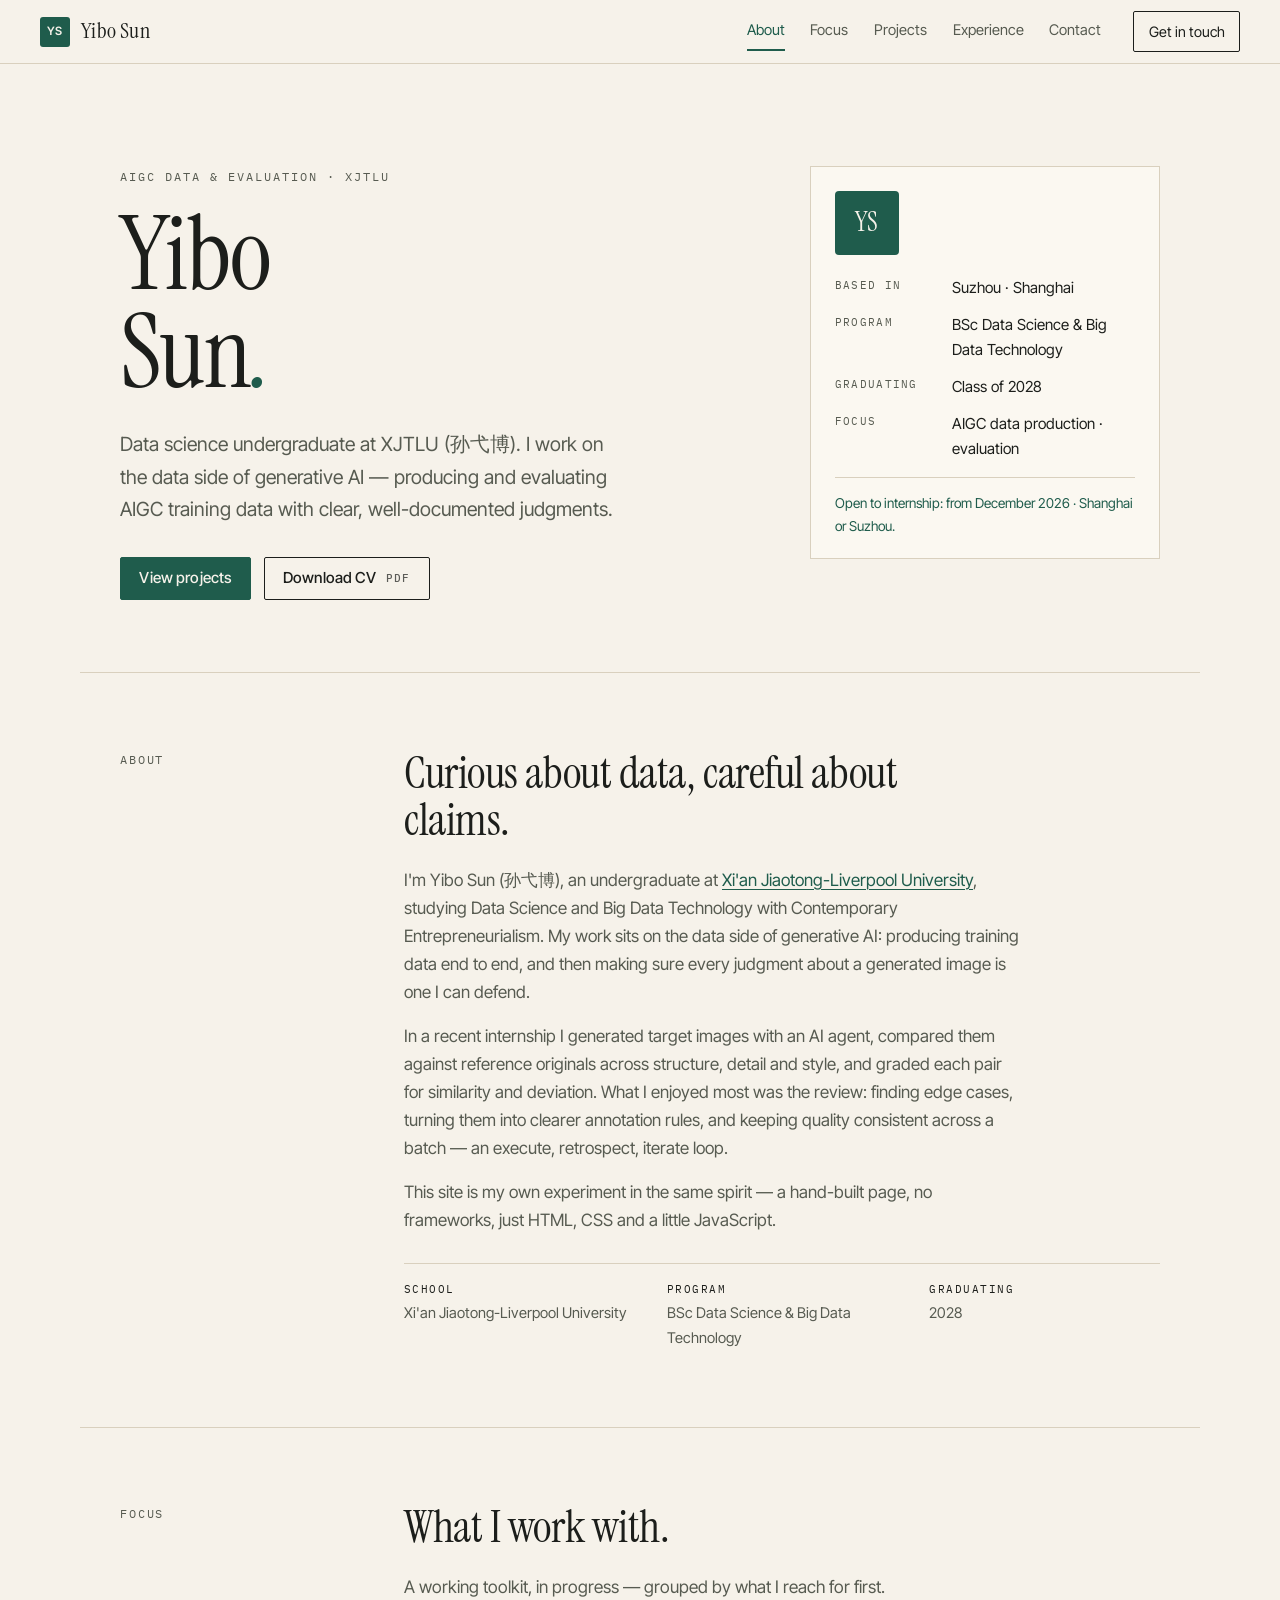
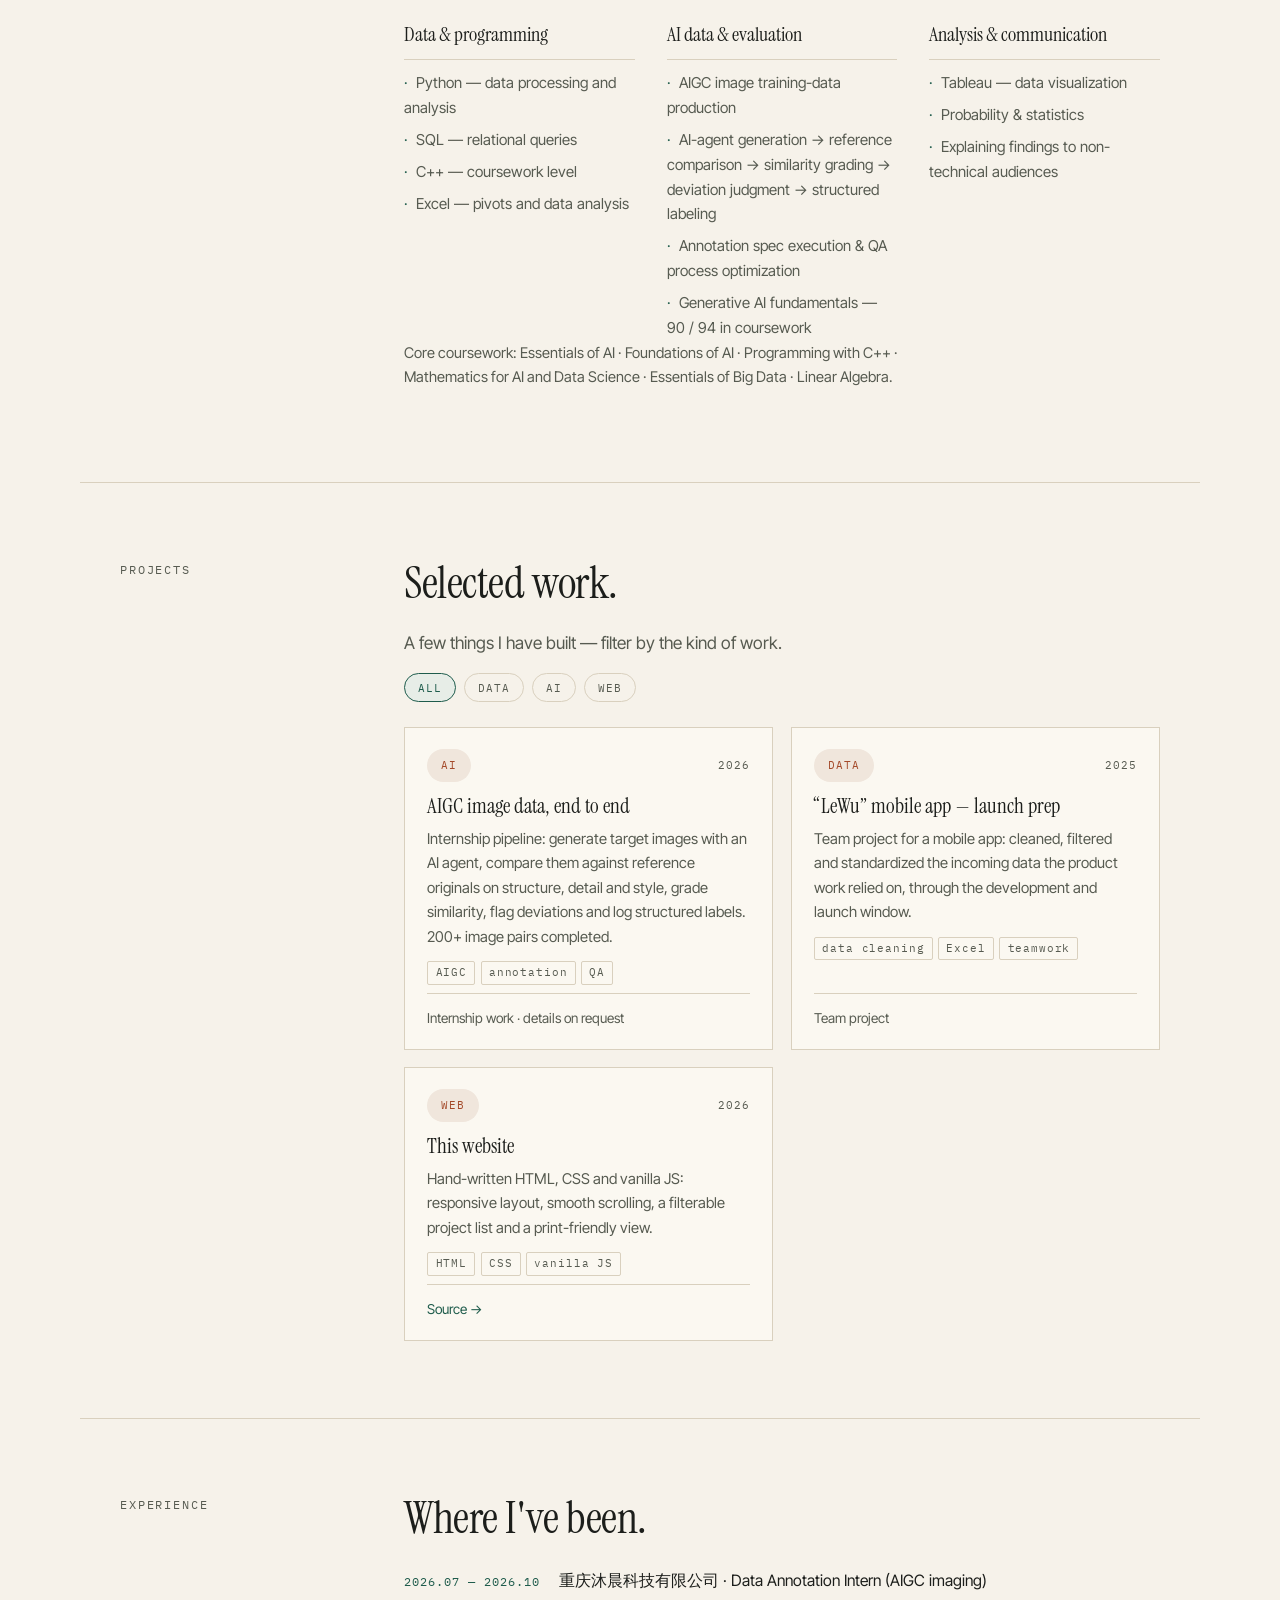
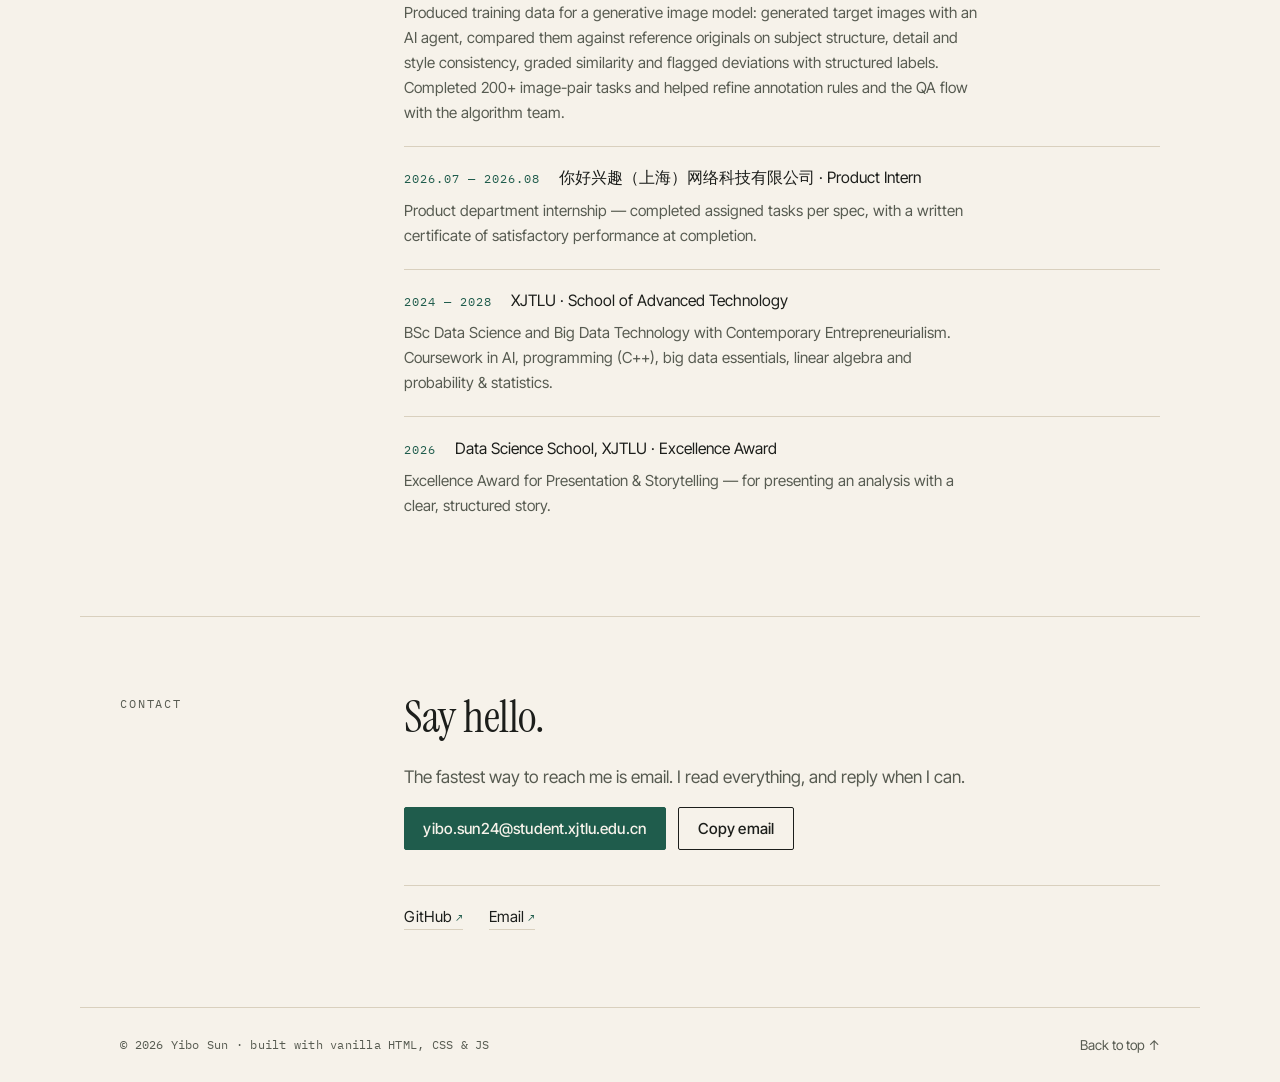
<file: index.html>
<!doctype html>
<html lang="en">
<head>
  <meta charset="utf-8" />
  <meta name="viewport" content="width=device-width, initial-scale=1" />
  <meta name="theme-color" content="#F6F2EA" />
  <title>Yibo Sun — AI Data &amp; Evaluation · XJTLU</title>
  <meta name="description" content="Yibo Sun (孙弋博) — data science undergraduate at XJTLU working on the data side of generative AI: AIGC training-data production and evaluation." />
  <meta property="og:title" content="Yibo Sun — AI Data &amp; Evaluation · XJTLU" />
  <meta property="og:description" content="Data science undergraduate at XJTLU, Class of 2028. AIGC training-data production, evaluation and clear, well-documented judgments." />
  <meta property="og:type" content="website" />

  <link rel="preconnect" href="https://fonts.googleapis.com" />
  <link rel="preconnect" href="https://fonts.gstatic.com" crossorigin />
  <link rel="stylesheet" href="https://fonts.googleapis.com/css2?family=IBM+Plex+Mono:wght@400;500&family=Instrument+Serif:ital@0;1&family=Inter+Tight:wght@400;500;600&display=swap" />
  <link rel="stylesheet" href="style.css" />
</head>
<body>
  <a class="skip-link" href="#main">Skip to content</a>

  <header class="site-head" id="top">
    <a class="brand" href="#top"><span class="brand-mark">YS</span>Yibo Sun</a>
    <nav class="site-nav" aria-label="Primary">
      <a href="#about">About</a>
      <a href="#focus">Focus</a>
      <a href="#projects">Projects</a>
      <a href="#experience">Experience</a>
      <a href="#contact">Contact</a>
    </nav>
    <a class="head-cta" href="#contact">Get in touch</a>
    <button class="menu-btn" type="button" aria-controls="mobile-nav" aria-expanded="false">
      <span class="bar"></span><span class="bar"></span><span class="bar"></span>
      <span class="sr-only">Menu</span>
    </button>
  </header>

  <div class="mobile-nav" id="mobile-nav" hidden>
    <nav aria-label="Mobile">
      <a href="#about">About</a>
      <a href="#focus">Focus</a>
      <a href="#projects">Projects</a>
      <a href="#experience">Experience</a>
      <a href="#contact">Contact</a>
    </nav>
  </div>

  <main id="main">
    <!-- ================= HERO ================= -->
    <section class="hero" aria-labelledby="hero-title">
      <div class="hero-copy">
        <p class="kicker">AIGC data &amp; evaluation · XJTLU</p>
        <h1 id="hero-title">Yibo<br />Sun<span class="accent">.</span></h1>
        <p class="hero-lead">
          Data science undergraduate at XJTLU (孙弋博). I work on the data side
          of generative AI — producing and evaluating AIGC training data with
          clear, well-documented judgments.
        </p>
        <div class="hero-actions">
          <a class="btn btn-solid" href="#projects">View projects</a>
          <a class="btn btn-line" href="%E7%AE%80%E5%8E%86.pdf" download>Download CV <span class="btn-meta">PDF</span></a>
        </div>
      </div>

      <aside class="hero-card" aria-label="Quick facts">
        <div class="monogram" aria-hidden="true">YS</div>
        <dl class="facts">
          <div><dt>Based in</dt><dd>Suzhou · Shanghai</dd></div>
          <div><dt>Program</dt><dd>BSc Data Science &amp; Big Data Technology</dd></div>
          <div><dt>Graduating</dt><dd>Class of 2028</dd></div>
          <div><dt>Focus</dt><dd>AIGC data production · evaluation</dd></div>
        </dl>
        <p class="card-note">Open to internship: from December 2026 · Shanghai or Suzhou.</p>
      </aside>
    </section>

    <!-- ================= ABOUT ================= -->
    <section class="section" id="about">
      <div class="section-label">About</div>
      <div class="section-body">
        <h2>Curious about data, careful about claims.</h2>
        <p>
          I'm Yibo Sun (孙弋博), an undergraduate at
          <a href="https://www.xjtlu.edu.cn" target="_blank" rel="noopener">Xi'an Jiaotong-Liverpool University</a>,
          studying Data Science and Big Data Technology with Contemporary
          Entrepreneurialism. My work sits on the data side of generative AI:
          producing training data end to end, and then making sure every
          judgment about a generated image is one I can defend.
        </p>
        <p>
          In a recent internship I generated target images with an AI agent,
          compared them against reference originals across structure, detail
          and style, and graded each pair for similarity and deviation. What I
          enjoyed most was the review: finding edge cases, turning them into
          clearer annotation rules, and keeping quality consistent across a
          batch — an execute, retrospect, iterate loop.
        </p>
        <p>
          This site is my own experiment in the same spirit — a hand-built
          page, no frameworks, just HTML, CSS and a little JavaScript.
        </p>
        <ul class="quick-facts">
          <li><span class="mono">School</span> Xi'an Jiaotong-Liverpool University</li>
          <li><span class="mono">Program</span> BSc Data Science &amp; Big Data Technology</li>
          <li><span class="mono">Graduating</span> 2028</li>
        </ul>
      </div>
    </section>

    <!-- ================= FOCUS / SKILLS ================= -->
    <section class="section" id="focus">
      <div class="section-label">Focus</div>
      <div class="section-body">
        <h2>What I work with.</h2>
        <p class="lede">A working toolkit, in progress — grouped by what I reach for first.</p>
        <div class="skill-grid">
          <div class="skill-col" data-reveal>
            <h3>Data &amp; programming</h3>
            <ul>
              <li>Python — data processing and analysis</li>
              <li>SQL — relational queries</li>
              <li>C++ — coursework level</li>
              <li>Excel — pivots and data analysis</li>
            </ul>
          </div>
          <div class="skill-col" data-reveal>
            <h3>AI data &amp; evaluation</h3>
            <ul>
              <li>AIGC image training-data production</li>
              <li>AI-agent generation → reference comparison → similarity grading → deviation judgment → structured labeling</li>
              <li>Annotation spec execution &amp; QA process optimization</li>
              <li>Generative AI fundamentals — 90 / 94 in coursework</li>
            </ul>
          </div>
          <div class="skill-col" data-reveal>
            <h3>Analysis &amp; communication</h3>
            <ul>
              <li>Tableau — data visualization</li>
              <li>Probability &amp; statistics</li>
              <li>Explaining findings to non-technical audiences</li>
            </ul>
          </div>
        </div>
        <p class="course-note">Core coursework: Essentials of AI · Foundations of AI · Programming with C++ · Mathematics for AI and Data Science · Essentials of Big Data · Linear Algebra.</p>
      </div>
    </section>

    <!-- ================= PROJECTS ================= -->
    <section class="section" id="projects">
      <div class="section-label">Projects</div>
      <div class="section-body">
        <h2>Selected work.</h2>
        <p class="lede">A few things I have built — filter by the kind of work.</p>
        <div class="filter-bar" role="group" aria-label="Filter projects">
          <button class="chip is-active" type="button" data-filter="all" aria-pressed="true">All</button>
          <button class="chip" type="button" data-filter="data" aria-pressed="false">Data</button>
          <button class="chip" type="button" data-filter="ai" aria-pressed="false">AI</button>
          <button class="chip" type="button" data-filter="web" aria-pressed="false">Web</button>
        </div>
        <div class="project-grid" id="project-grid">

          <article class="project-card" data-category="ai" data-reveal>
            <div class="project-head"><span class="chip chip-static">AI</span><span class="mono">2026</span></div>
            <h3>AIGC image data, end to end</h3>
            <p>Internship pipeline: generate target images with an AI agent, compare them against reference originals on structure, detail and style, grade similarity, flag deviations and log structured labels. 200+ image pairs completed.</p>
            <ul class="project-tags"><li>AIGC</li><li>annotation</li><li>QA</li></ul>
            <span class="project-link project-link-muted">Internship work · details on request</span>
          </article>

          <article class="project-card" data-category="data" data-reveal>
            <div class="project-head"><span class="chip chip-static">Data</span><span class="mono">2025</span></div>
            <h3>“LeWu” mobile app — launch prep</h3>
            <p>Team project for a mobile app: cleaned, filtered and standardized the incoming data the product work relied on, through the development and launch window.</p>
            <ul class="project-tags"><li>data cleaning</li><li>Excel</li><li>teamwork</li></ul>
            <span class="project-link project-link-muted">Team project</span>
          </article>

          <article class="project-card" data-category="web" data-reveal>
            <div class="project-head"><span class="chip chip-static">Web</span><span class="mono">2026</span></div>
            <h3>This website</h3>
            <p>Hand-written HTML, CSS and vanilla JS: responsive layout, smooth scrolling, a filterable project list and a print-friendly view.</p>
            <ul class="project-tags"><li>HTML</li><li>CSS</li><li>vanilla JS</li></ul>
            <a class="project-link" href="https://github.com/yooooooong-bro/yooooooong-bro.github.io" target="_blank" rel="noopener">Source →</a>
          </article>

        </div>
      </div>
    </section>

    <!-- ================= EXPERIENCE ================= -->
    <section class="section" id="experience">
      <div class="section-label">Experience</div>
      <div class="section-body">
        <h2>Where I've been.</h2>
        <ol class="timeline">
          <li data-reveal>
            <div class="tl-head"><span class="tl-year mono">2026.07 — 2026.10</span><span class="tl-where">重庆沐晨科技有限公司 · Data Annotation Intern (AIGC imaging)</span></div>
            <p>Produced training data for a generative image model: generated target images with an AI agent, compared them against reference originals on subject structure, detail and style consistency, graded similarity and flagged deviations with structured labels. Completed 200+ image-pair tasks and helped refine annotation rules and the QA flow with the algorithm team.</p>
          </li>
          <li data-reveal>
            <div class="tl-head"><span class="tl-year mono">2026.07 — 2026.08</span><span class="tl-where">你好兴趣（上海）网络科技有限公司 · Product Intern</span></div>
            <p>Product department internship — completed assigned tasks per spec, with a written certificate of satisfactory performance at completion.</p>
          </li>
          <li data-reveal>
            <div class="tl-head"><span class="tl-year mono">2024 — 2028</span><span class="tl-where">XJTLU · School of Advanced Technology</span></div>
            <p>BSc Data Science and Big Data Technology with Contemporary Entrepreneurialism. Coursework in AI, programming (C++), big data essentials, linear algebra and probability &amp; statistics.</p>
          </li>
          <li data-reveal>
            <div class="tl-head"><span class="tl-year mono">2026</span><span class="tl-where">Data Science School, XJTLU · Excellence Award</span></div>
            <p>Excellence Award for Presentation &amp; Storytelling — for presenting an analysis with a clear, structured story.</p>
          </li>
        </ol>
      </div>
    </section>

    <!-- ================= CONTACT ================= -->
    <section class="section" id="contact">
      <div class="section-label">Contact</div>
      <div class="section-body">
        <h2>Say hello.</h2>
        <p class="lede">The fastest way to reach me is email. I read everything, and reply when I can.</p>
        <div class="contact-actions">
          <a class="btn btn-solid" href="mailto:yibo.sun24@student.xjtlu.edu.cn">yibo.sun24@student.xjtlu.edu.cn</a>
          <button class="btn btn-line" type="button" id="copy-email" data-email="yibo.sun24@student.xjtlu.edu.cn">Copy email</button>
        </div>
        <ul class="social-list">
          <li><a href="https://github.com/yooooooong-bro" target="_blank" rel="noopener">GitHub <span class="mono">↗</span></a></li>
          <li><a href="mailto:yibo.sun24@student.xjtlu.edu.cn">Email <span class="mono">↗</span></a></li>
        </ul>
      </div>
    </section>
  </main>

  <footer class="site-foot">
    <p class="mono">© <span id="year">2025</span> Yibo Sun · built with vanilla HTML, CSS &amp; JS</p>
    <a class="to-top" href="#top">Back to top ↑</a>
  </footer>

  <script>document.documentElement.classList.add("has-js");</script>
  <script src="main.js" defer></script>
</body>
</html>
</file>
<file: style.css>
/* ============================================================
   Yibo Sun — personal site
   Hand-written CSS. No frameworks, no build step.
   Palette: warm paper + ink + one deep green accent.
   ============================================================ */

:root {
  --paper: #F6F2EA;
  --paper-2: #FBF8F1;
  --ink: #1C1E1B;
  --ink-soft: #575B51;
  --line: #D9D0BE;
  --line-strong: #B9AF98;
  --accent: #1F5C4C;
  --accent-soft: #E7EDE7;
  --rust: #A44A2A;
  --serif: "Instrument Serif", "Iowan Old Style", "Palatino Linotype", Georgia, serif;
  --sans: "Inter Tight", "Segoe UI", system-ui, -apple-system, sans-serif;
  --mono: "IBM Plex Mono", ui-monospace, "Cascadia Code", Consolas, monospace;
  --head-h: 64px;
  --maxw: 1120px;
}

/* ---------- base ---------- */
*, *::before, *::after { box-sizing: border-box; }
html { scroll-behavior: smooth; }
html, body { margin: 0; }
body {
  background: var(--paper);
  color: var(--ink);
  font-family: var(--sans);
  font-size: 1.0625rem;
  line-height: 1.65;
  -webkit-font-smoothing: antialiased;
  text-rendering: optimizeLegibility;
}
img, svg { display: block; max-width: 100%; }
a { color: var(--accent); text-decoration-thickness: 1px; text-underline-offset: 3px; }
a:hover { color: var(--ink); }
::selection { background: var(--accent); color: var(--paper); }

.mono { font-family: var(--mono); }
.sr-only {
  position: absolute; width: 1px; height: 1px; padding: 0; margin: -1px;
  overflow: hidden; clip: rect(0 0 0 0); white-space: nowrap; border: 0;
}

.skip-link {
  position: absolute; left: 1rem; top: -3rem; z-index: 100;
  background: var(--ink); color: var(--paper);
  padding: .6rem 1rem; border-radius: 2px; font-size: .9rem;
  transition: top .2s ease;
}
.skip-link:focus { top: .8rem; }

/* ---------- header ---------- */
.site-head {
  position: sticky; top: 0; z-index: 50;
  display: flex; align-items: center; gap: 2rem;
  height: var(--head-h);
  padding: 0 clamp(1.2rem, 4vw, 2.5rem);
  background: rgba(246, 242, 234, .92);
  backdrop-filter: blur(8px);
  border-bottom: 1px solid var(--line);
}
.brand {
  display: inline-flex; align-items: center; gap: .7rem;
  font-family: var(--serif); font-size: 1.35rem; letter-spacing: .01em;
  color: var(--ink); text-decoration: none;
}
.brand-mark {
  display: inline-grid; place-items: center;
  width: 30px; height: 30px;
  background: var(--accent); color: var(--paper);
  font-family: var(--sans); font-weight: 600; font-size: .72rem;
  letter-spacing: .04em; border-radius: 3px;
}
.site-nav { display: flex; gap: 1.6rem; margin-left: auto; }
.site-nav a {
  color: var(--ink-soft); font-size: .92rem; text-decoration: none;
  padding-block: .4rem; border-bottom: 2px solid transparent;
  transition: color .15s ease;
}
.site-nav a:hover { color: var(--ink); }
.site-nav a.is-active { color: var(--accent); border-bottom-color: var(--accent); }
.head-cta {
  font-size: .9rem; color: var(--ink); text-decoration: none;
  border: 1px solid var(--ink); padding: .5rem .9rem; border-radius: 2px;
  transition: background .2s ease, color .2s ease;
}
.head-cta:hover { background: var(--ink); color: var(--paper); }
.menu-btn { display: none; margin-left: auto; background: none; border: 0; padding: .4rem; cursor: pointer; }
.bar {
  display: block; width: 22px; height: 2px; background: var(--ink);
  margin: 5px 0; transition: transform .25s ease, opacity .25s ease;
}
.menu-btn[aria-expanded="true"] .bar:nth-child(1) { transform: translateY(7px) rotate(45deg); }
.menu-btn[aria-expanded="true"] .bar:nth-child(2) { opacity: 0; }
.menu-btn[aria-expanded="true"] .bar:nth-child(3) { transform: translateY(-7px) rotate(-45deg); }

.mobile-nav {
  position: fixed; top: var(--head-h); left: 0; right: 0; z-index: 49;
  background: var(--paper); border-bottom: 1px solid var(--line);
  padding: .8rem clamp(1.2rem, 4vw, 2.5rem) 1.2rem;
}
[hidden] { display: none !important; }
.mobile-nav a {
  display: block; padding: .75rem 0; color: var(--ink); text-decoration: none;
  font-size: 1.05rem; border-bottom: 1px solid var(--line);
}
.mobile-nav a:last-child { border-bottom: 0; }

/* ---------- hero ---------- */
.hero {
  display: grid;
  grid-template-columns: minmax(0, 1.4fr) minmax(280px, .8fr);
  gap: clamp(2rem, 6vw, 5rem);
  align-items: start;
  max-width: var(--maxw); margin: 0 auto;
  padding: clamp(3.5rem, 8vw, 6.5rem) clamp(1.2rem, 4vw, 2.5rem) clamp(3rem, 6vw, 4.5rem);
}
.kicker {
  font-family: var(--mono); font-size: .78rem; letter-spacing: .16em;
  text-transform: uppercase; color: var(--ink-soft); margin: 0 0 1.2rem;
}
.hero h1 {
  font-family: var(--serif); font-weight: 400;
  font-size: clamp(3.4rem, 9vw, 6.4rem);
  line-height: .96; letter-spacing: -.015em; margin: 0 0 1.6rem;
}
.hero h1 .accent { color: var(--accent); font-style: italic; }
.hero-lead {
  font-size: clamp(1.05rem, 1.6vw, 1.22rem);
  color: var(--ink-soft); max-width: 46ch; margin: 0 0 2rem;
}
.hero-actions { display: flex; flex-wrap: wrap; gap: .8rem; }

.btn {
  display: inline-flex; align-items: center; gap: .6rem;
  padding: .72rem 1.15rem; border: 1px solid var(--ink); border-radius: 2px;
  font: 500 .95rem/1.2 var(--sans); letter-spacing: .01em;
  text-decoration: none; transition: background .2s ease, color .2s ease;
}
.btn-solid { background: var(--accent); border-color: var(--accent); color: var(--paper); }
.btn-solid:hover { background: #174a3d; color: var(--paper); }
.btn-line { background: transparent; color: var(--ink); }
.btn-line:hover { background: var(--ink); color: var(--paper); }
.btn-meta { font-family: var(--mono); font-size: .7rem; letter-spacing: .1em; opacity: .7; }

.hero-card {
  background: var(--paper-2); border: 1px solid var(--line);
  padding: 1.5rem 1.5rem 1.3rem;
}
.monogram {
  display: grid; place-items: center; width: 64px; height: 64px;
  background: var(--accent); color: var(--paper);
  font-family: var(--serif); font-size: 1.6rem; border-radius: 4px;
  margin-bottom: 1.2rem;
}
.facts { margin: 0 0 1rem; display: grid; gap: .75rem; }
.facts > div { display: grid; grid-template-columns: 6.5rem 1fr; gap: .8rem; }
.facts dt {
  font-family: var(--mono); font-size: .68rem; letter-spacing: .12em;
  text-transform: uppercase; color: var(--ink-soft); padding-top: .15rem;
}
.facts dd { margin: 0; font-size: .95rem; }
.card-note {
  font-size: .85rem; color: var(--accent); margin: 0;
  border-top: 1px solid var(--line); padding-top: .9rem;
}

/* ---------- sections ---------- */
.section {
  display: grid;
  grid-template-columns: minmax(140px, 220px) minmax(0, 1fr);
  gap: clamp(1.5rem, 5vw, 4.5rem);
  max-width: var(--maxw); margin: 0 auto;
  padding: clamp(3rem, 6vw, 5rem) clamp(1.2rem, 4vw, 2.5rem);
  border-top: 1px solid var(--line);
  scroll-margin-top: calc(var(--head-h) + 20px);
}
.section-label {
  font-family: var(--mono); font-size: .72rem; letter-spacing: .16em;
  text-transform: uppercase; color: var(--ink-soft);
  position: sticky; top: calc(var(--head-h) + 28px); align-self: start;
}
.section-body h2 {
  font-family: var(--serif); font-weight: 400;
  font-size: clamp(1.9rem, 3.6vw, 2.8rem); line-height: 1.04;
  letter-spacing: -.01em; margin: 0 0 1.4rem; max-width: 24ch;
}
.section-body > p { max-width: 62ch; margin: 0 0 1rem; color: var(--ink-soft); }
.lede { font-size: 1.08rem; }
.course-note { font-size: .92rem; color: var(--ink-soft); margin: 1.6rem 0 0; max-width: 62ch; }
.quick-facts {
  list-style: none; margin: 1.8rem 0 0; padding: 1.1rem 0 0;
  border-top: 1px solid var(--line);
  display: grid; grid-template-columns: repeat(auto-fit, minmax(180px, 1fr));
  gap: .8rem 2rem;
}
.quick-facts li { font-size: .92rem; color: var(--ink-soft); }
.quick-facts .mono {
  display: block; font-size: .66rem; letter-spacing: .14em;
  text-transform: uppercase; color: var(--ink); margin-bottom: .15rem;
}

/* ---------- focus / skills ---------- */
.skill-grid {
  display: grid; grid-template-columns: repeat(auto-fit, minmax(220px, 1fr));
  gap: 2rem; margin-top: .5rem;
}
.skill-col h3 {
  font-family: var(--serif); font-weight: 400; font-size: 1.25rem;
  margin: 0 0 .7rem; border-bottom: 1px solid var(--line); padding-bottom: .5rem;
}
.skill-col ul { list-style: none; margin: 0; padding: 0; display: grid; gap: .45rem; }
.skill-col li { font-size: .94rem; color: var(--ink-soft); }
.skill-col li::before { content: "·"; color: var(--accent); margin-right: .5rem; }

/* ---------- projects ---------- */
.filter-bar { display: flex; flex-wrap: wrap; gap: .5rem; margin: 0 0 1.6rem; }
.chip {
  font-family: var(--mono); font-size: .7rem; letter-spacing: .1em;
  text-transform: uppercase; padding: .38rem .8rem;
  border: 1px solid var(--line); border-radius: 999px;
  background: transparent; color: var(--ink-soft); cursor: pointer;
  transition: border-color .15s ease, color .15s ease, background .15s ease;
}
.chip:hover { border-color: var(--ink-soft); color: var(--ink); }
.chip.is-active { border-color: var(--accent); color: var(--accent); background: var(--accent-soft); }
.chip-static {
  cursor: default; border-color: transparent;
  background: #F0E6DC; color: var(--rust);
}
.project-grid {
  display: grid; grid-template-columns: repeat(auto-fit, minmax(280px, 1fr));
  gap: 1.1rem;
}
.project-card {
  background: var(--paper-2); border: 1px solid var(--line);
  padding: 1.3rem 1.4rem 1.2rem;
  display: flex; flex-direction: column; gap: .55rem;
  transition: transform .2s ease, border-color .2s ease;
}
.project-card:hover { transform: translateY(-2px); border-color: var(--line-strong); }
.project-card.is-hidden { display: none; }
.project-head { display: flex; justify-content: space-between; align-items: center; }
.project-head .mono { font-size: .7rem; color: var(--ink-soft); letter-spacing: .08em; }
.project-card h3 {
  font-family: var(--serif); font-weight: 400; font-size: 1.32rem;
  line-height: 1.15; margin: .2rem 0 0;
}
.project-card p { margin: 0; font-size: .93rem; color: var(--ink-soft); }
.project-tags { list-style: none; display: flex; flex-wrap: wrap; gap: .35rem; margin: .2rem 0 0; padding: 0; }
.project-tags li {
  font-family: var(--mono); font-size: .66rem; letter-spacing: .08em;
  color: var(--ink-soft); border: 1px solid var(--line);
  padding: .12rem .45rem; border-radius: 2px;
}
.project-link {
  margin-top: auto; padding-top: .8rem; font-size: .85rem;
  color: var(--accent); text-decoration: none; border-top: 1px solid var(--line);
}
.project-link:hover { color: var(--ink); }
.project-link-muted { color: var(--ink-soft); cursor: default; }
.project-link-muted:hover { color: var(--ink-soft); }

/* ---------- timeline ---------- */
.timeline { list-style: none; margin: 0; padding: 0; }
.timeline li { border-top: 1px solid var(--line); padding: 1.15rem 0 1.3rem; }
.timeline li:first-child { border-top: 0; padding-top: .2rem; }
.tl-head { display: flex; flex-wrap: wrap; align-items: baseline; gap: .4rem 1.2rem; }
.tl-year { font-family: var(--mono); font-size: .76rem; letter-spacing: .08em; color: var(--accent); }
.tl-where { font-size: .98rem; color: var(--ink); }
.timeline p { margin: .4rem 0 0; color: var(--ink-soft); font-size: .95rem; max-width: 64ch; }

/* ---------- contact ---------- */
.contact-actions { display: flex; flex-wrap: wrap; gap: .8rem; margin: 0 0 2.2rem; }
.social-list {
  list-style: none; display: flex; flex-wrap: wrap; gap: 1.6rem;
  margin: 0; padding: 1rem 0 0; border-top: 1px solid var(--line);
}
.social-list a {
  color: var(--ink); text-decoration: none; font-size: .95rem;
  border-bottom: 1px solid var(--line); padding-bottom: .15rem;
}
.social-list a:hover { color: var(--accent); border-bottom-color: var(--accent); }
.social-list .mono { font-size: .7rem; color: var(--accent); }

/* ---------- footer ---------- */
.site-foot {
  display: flex; flex-wrap: wrap; justify-content: space-between; gap: 1rem;
  max-width: var(--maxw); margin: 0 auto;
  padding: 1.6rem clamp(1.2rem, 4vw, 2.5rem);
  border-top: 1px solid var(--line);
}
.site-foot p { margin: 0; font-size: .78rem; letter-spacing: .02em; color: var(--ink-soft); }
.to-top { font-size: .85rem; color: var(--ink-soft); text-decoration: none; }
.to-top:hover { color: var(--accent); }

/* ---------- reveal animations ---------- */
.has-js [data-reveal] {
  opacity: 0; transform: translateY(14px);
  transition: opacity .55s ease, transform .55s ease;
}
.has-js [data-reveal].is-in { opacity: 1; transform: none; }

@media (prefers-reduced-motion: reduce) {
  html { scroll-behavior: auto; }
  .has-js [data-reveal] { opacity: 1; transform: none; transition: none; }
}

/* ---------- focus visibility ---------- */
:focus-visible { outline: 2px solid var(--accent); outline-offset: 3px; border-radius: 2px; }

/* ---------- responsive ---------- */
@media (max-width: 920px) {
  .site-nav, .head-cta { display: none; }
  .menu-btn { display: block; }
  .hero { grid-template-columns: 1fr; }
  .section { grid-template-columns: 1fr; }
  .section-label { position: static; }
}
@media (max-width: 640px) {
  body { font-size: 1rem; }
  .hero h1 { font-size: clamp(2.8rem, 13vw, 4rem); }
  .facts > div { grid-template-columns: 1fr; gap: .1rem; }
  .contact-actions .btn { width: 100%; justify-content: center; }
}

/* ---------- print ---------- */
@media print {
  .site-head, .mobile-nav, .filter-bar, .hero-actions, .to-top,
  #copy-email, .skip-link { display: none !important; }
  body { background: #fff; color: #000; font-size: 11pt; }
  .hero { display: block; padding-top: 0; }
  .hero-card { display: none; }
  .section { display: block; border-top: 1px solid #ccc; padding: .8rem 0; page-break-inside: avoid; }
  .section-label { position: static; margin-bottom: .3rem; }
  .project-card { break-inside: avoid; border: none; border-top: 1px solid #ccc; padding: .6rem 0; }
  .project-card.is-hidden { display: flex !important; }
  h2 { page-break-after: avoid; }
  a { color: #000; text-decoration: none; }
}
</file>
